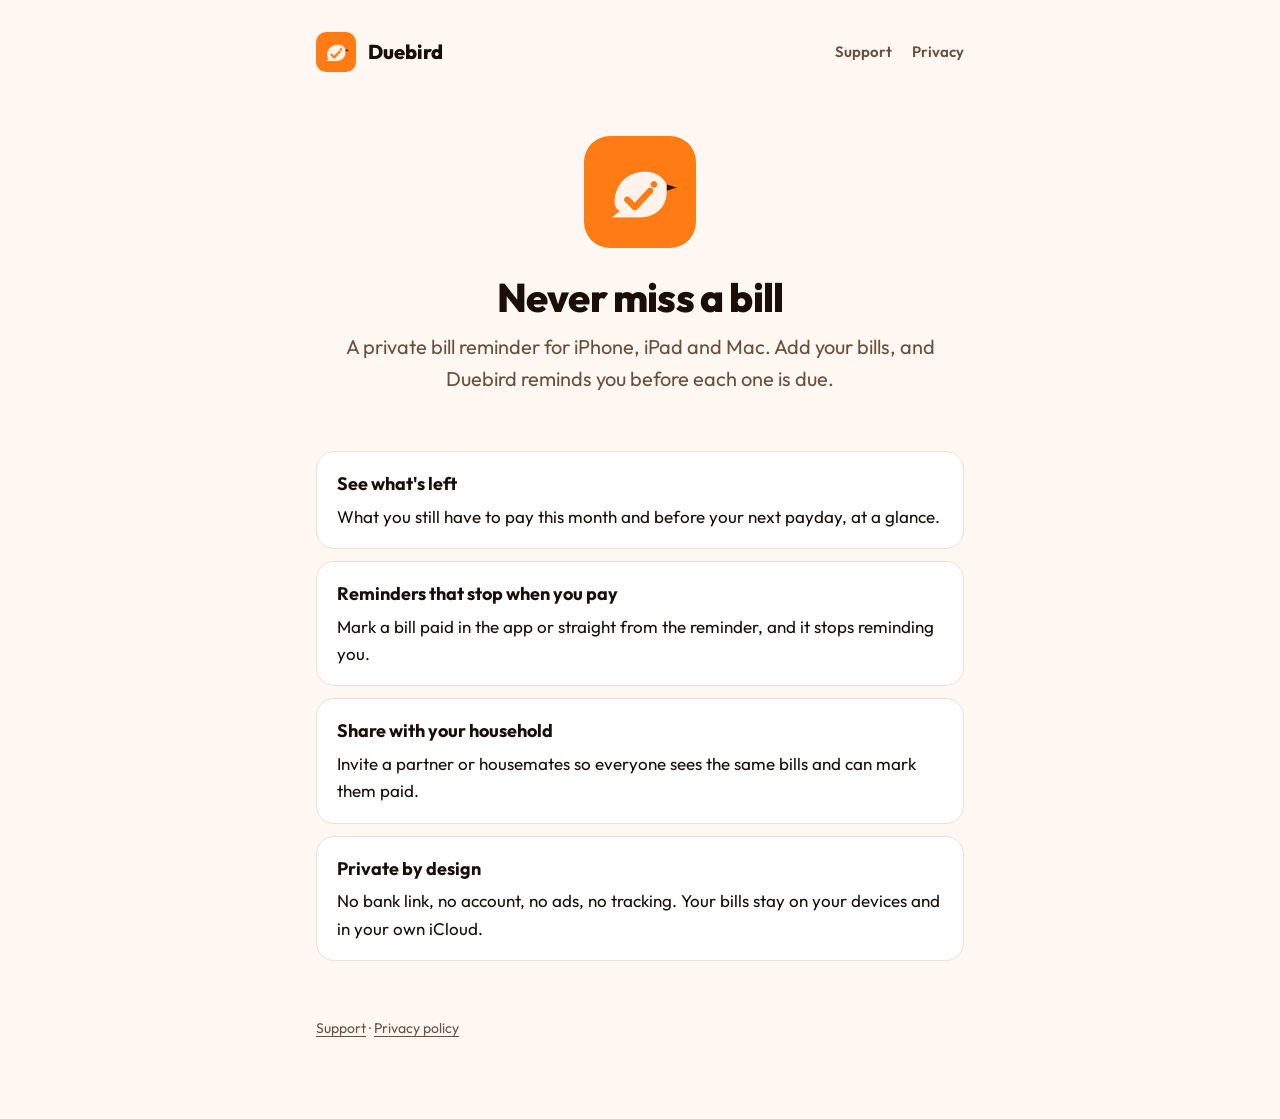
<file: index.html>
<!doctype html>
<html lang="en">
<head>
  <meta charset="utf-8">
  <meta name="viewport" content="width=device-width, initial-scale=1">
  <title>Duebird: Bill Reminder</title>
  <meta name="description" content="A private bill reminder for iPhone, iPad and Mac. No bank link, no account, no tracking.">
  <link rel="icon" href="assets/favicon.png">
  <link rel="apple-touch-icon" href="assets/icon.png">
  <link rel="stylesheet" href="assets/style.css">
</head>
<body>
<main>
  <header class="site">
    <a href="./"><img src="assets/icon.png" alt=""><span>Duebird</span></a>
    <nav><a href="support/">Support</a><a href="privacy/">Privacy</a></nav>
  </header>

  <section class="hero">
    <img src="assets/icon.png" alt="Duebird app icon">
    <h1>Never miss a bill</h1>
    <p class="lead">A private bill reminder for iPhone, iPad and Mac. Add your bills, and Duebird reminds you before each one is due.</p>
  </section>

  <div class="cards">
    <div class="card">
      <h3>See what's left</h3>
      <p>What you still have to pay this month and before your next payday, at a glance.</p>
    </div>
    <div class="card">
      <h3>Reminders that stop when you pay</h3>
      <p>Mark a bill paid in the app or straight from the reminder, and it stops reminding you.</p>
    </div>
    <div class="card">
      <h3>Share with your household</h3>
      <p>Invite a partner or housemates so everyone sees the same bills and can mark them paid.</p>
    </div>
    <div class="card">
      <h3>Private by design</h3>
      <p>No bank link, no account, no ads, no tracking. Your bills stay on your devices and in your own iCloud.</p>
    </div>
  </div>

  <footer>
    <p><a href="support/">Support</a> · <a href="privacy/">Privacy policy</a></p>
  </footer>
</main>
</body>
</html>
</file>
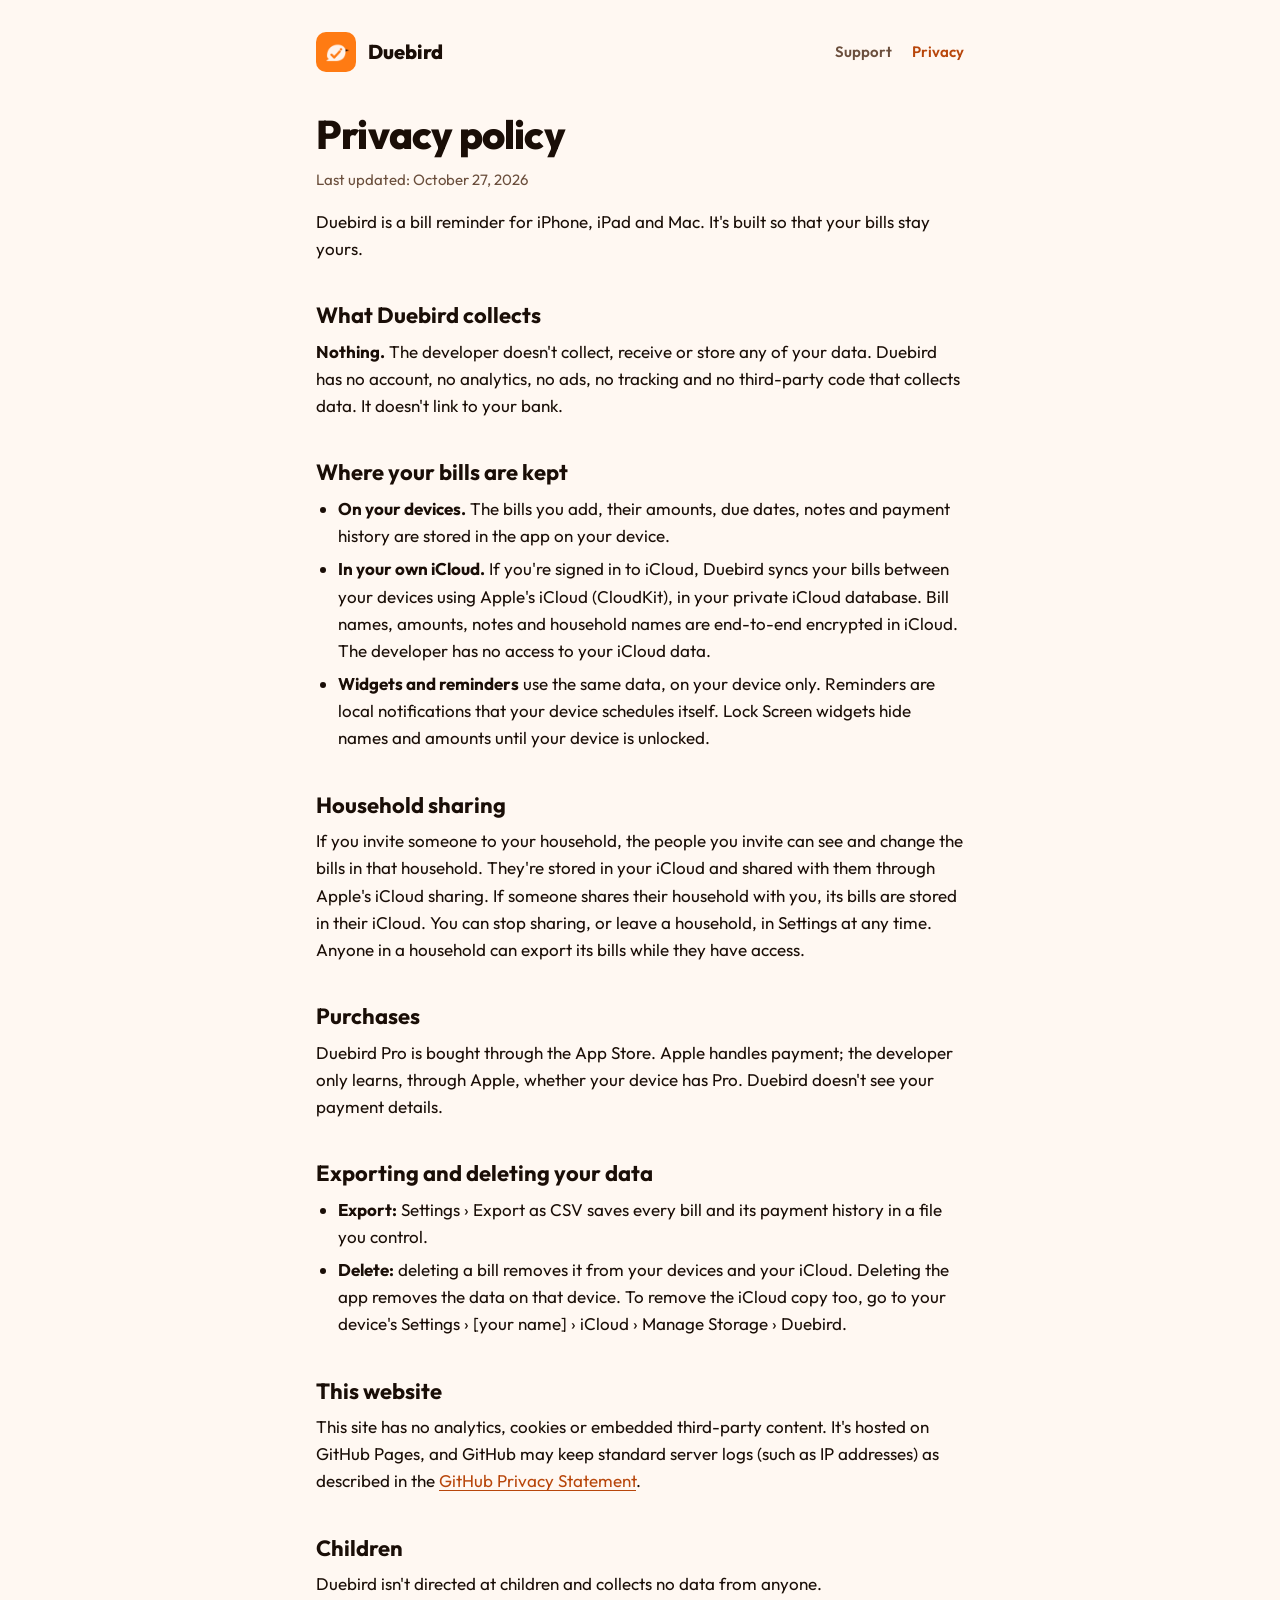
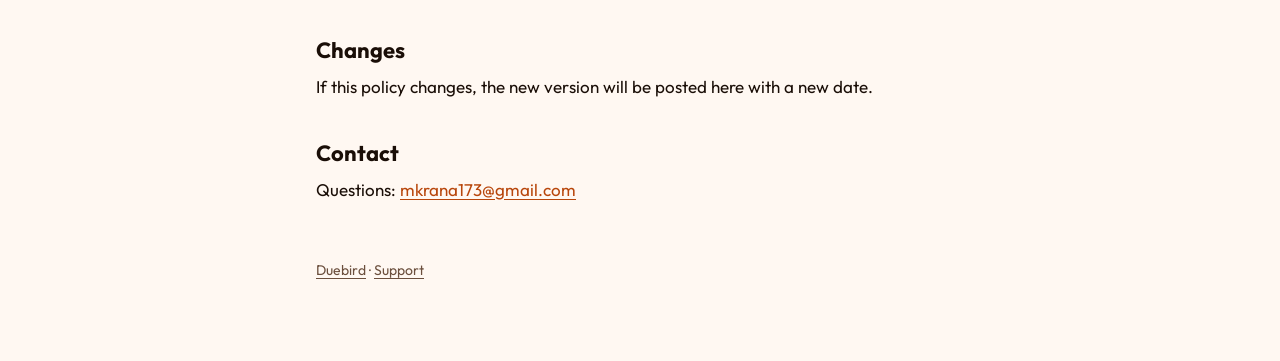
<file: privacy/index.html>
<!doctype html>
<html lang="en">
<head>
  <meta charset="utf-8">
  <meta name="viewport" content="width=device-width, initial-scale=1">
  <title>Duebird Privacy Policy</title>
  <meta name="description" content="Duebird collects no data. Your bills stay on your devices and in your own iCloud.">
  <link rel="icon" href="../assets/favicon.png">
  <link rel="apple-touch-icon" href="../assets/icon.png">
  <link rel="stylesheet" href="../assets/style.css">
</head>
<body>
<main>
  <header class="site">
    <a href="../"><img src="../assets/icon.png" alt=""><span>Duebird</span></a>
    <nav><a href="../support/">Support</a><a href="./" aria-current="page">Privacy</a></nav>
  </header>

  <h1>Privacy policy</h1>
  <p class="updated">Last updated: October 27, 2026</p>
  <p>Duebird is a bill reminder for iPhone, iPad and Mac. It's built so that your bills stay yours.</p>

  <h2>What Duebird collects</h2>
  <p><strong>Nothing.</strong> The developer doesn't collect, receive or store any of your data. Duebird has no account, no analytics, no ads, no tracking and no third-party code that collects data. It doesn't link to your bank.</p>

  <h2>Where your bills are kept</h2>
  <ul>
    <li><strong>On your devices.</strong> The bills you add, their amounts, due dates, notes and payment history are stored in the app on your device.</li>
    <li><strong>In your own iCloud.</strong> If you're signed in to iCloud, Duebird syncs your bills between your devices using Apple's iCloud (CloudKit), in your private iCloud database. Bill names, amounts, notes and household names are end-to-end encrypted in iCloud. The developer has no access to your iCloud data.</li>
    <li><strong>Widgets and reminders</strong> use the same data, on your device only. Reminders are local notifications that your device schedules itself. Lock Screen widgets hide names and amounts until your device is unlocked.</li>
  </ul>

  <h2>Household sharing</h2>
  <p>If you invite someone to your household, the people you invite can see and change the bills in that household. They're stored in your iCloud and shared with them through Apple's iCloud sharing. If someone shares their household with you, its bills are stored in their iCloud. You can stop sharing, or leave a household, in Settings at any time. Anyone in a household can export its bills while they have access.</p>

  <h2>Purchases</h2>
  <p>Duebird Pro is bought through the App Store. Apple handles payment; the developer only learns, through Apple, whether your device has Pro. Duebird doesn't see your payment details.</p>

  <h2>Exporting and deleting your data</h2>
  <ul>
    <li><strong>Export:</strong> Settings › Export as CSV saves every bill and its payment history in a file you control.</li>
    <li><strong>Delete:</strong> deleting a bill removes it from your devices and your iCloud. Deleting the app removes the data on that device. To remove the iCloud copy too, go to your device's Settings › [your name] › iCloud › Manage Storage › Duebird.</li>
  </ul>

  <h2>This website</h2>
  <p>This site has no analytics, cookies or embedded third-party content. It's hosted on GitHub Pages, and GitHub may keep standard server logs (such as IP addresses) as described in the <a href="https://docs.github.com/en/site-policy/privacy-policies/github-general-privacy-statement">GitHub Privacy Statement</a>.</p>

  <h2>Children</h2>
  <p>Duebird isn't directed at children and collects no data from anyone.</p>

  <h2>Changes</h2>
  <p>If this policy changes, the new version will be posted here with a new date.</p>

  <h2>Contact</h2>
  <p>Questions: <a href="mailto:mkrana173@gmail.com">mkrana173@gmail.com</a></p>

  <footer>
    <p><a href="../">Duebird</a> · <a href="../support/">Support</a></p>
  </footer>
</main>
</body>
</html>
</file>
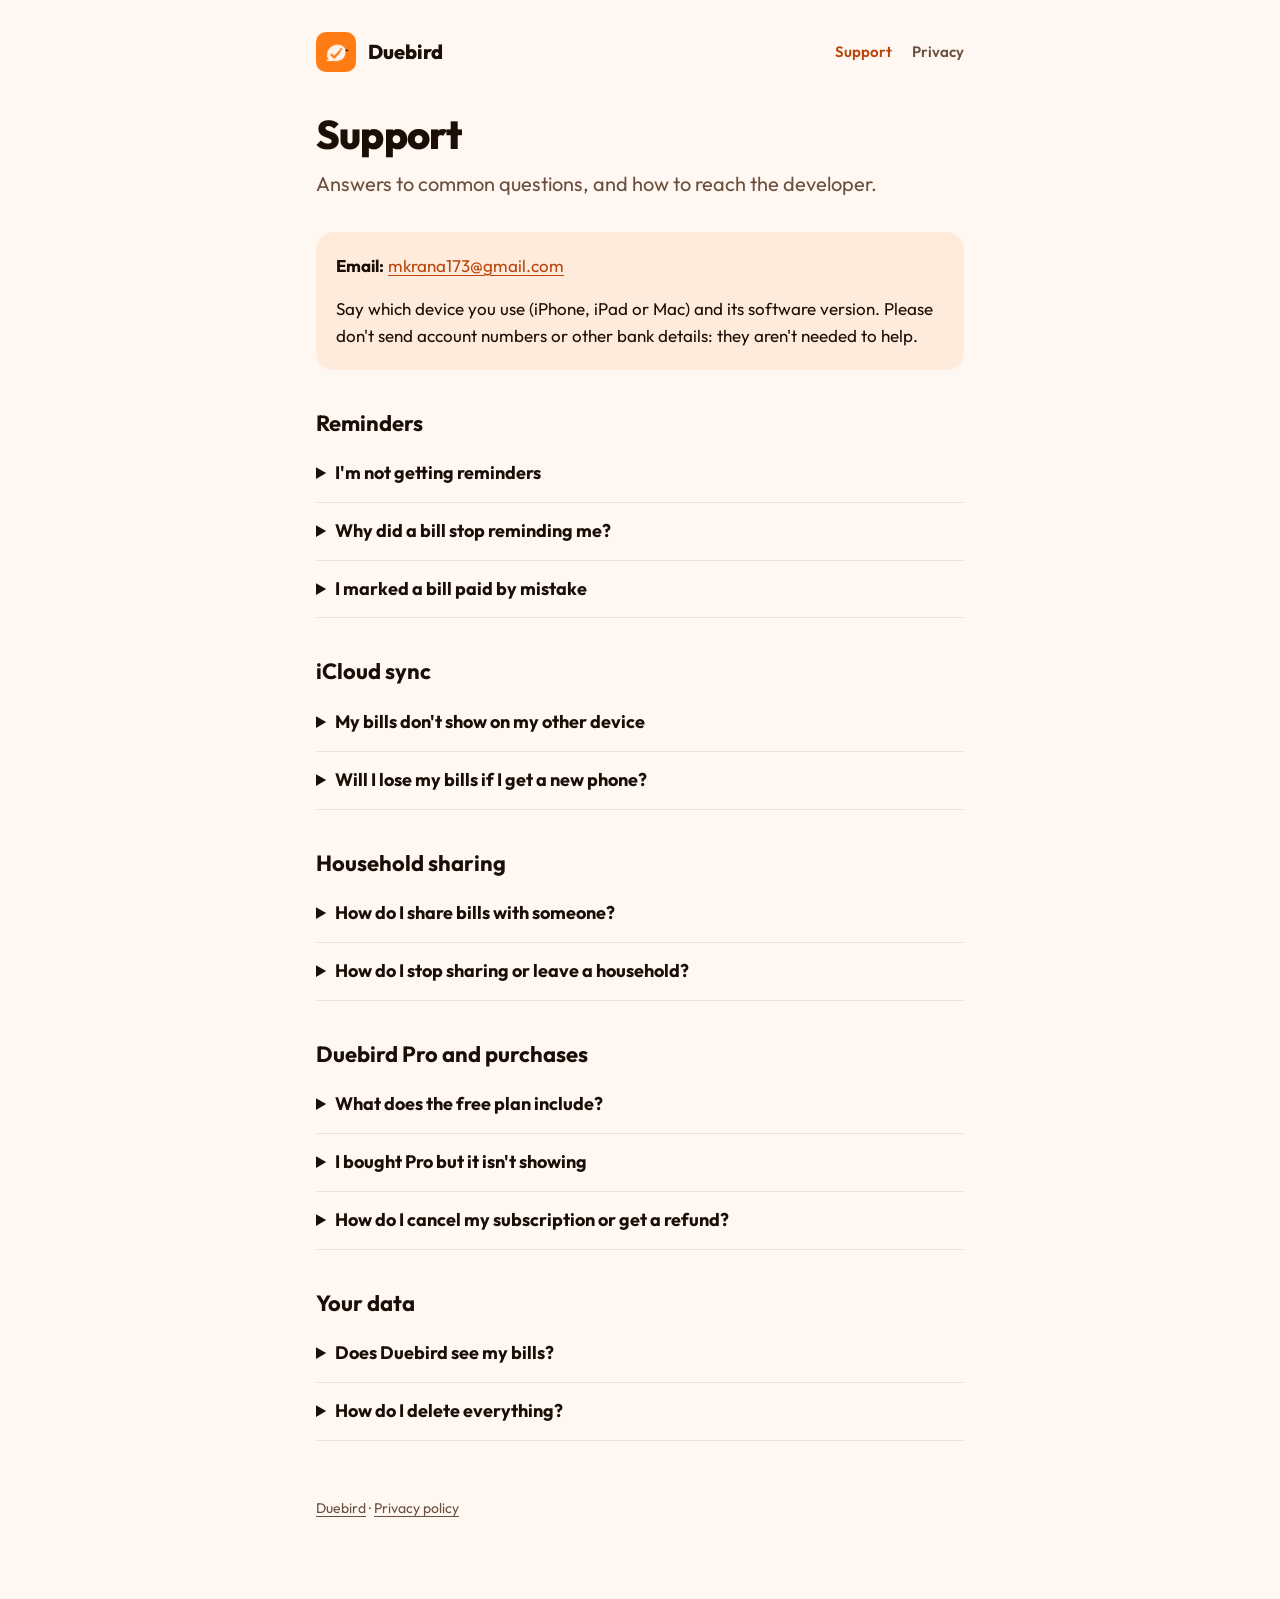
<file: support/index.html>
<!doctype html>
<html lang="en">
<head>
  <meta charset="utf-8">
  <meta name="viewport" content="width=device-width, initial-scale=1">
  <title>Duebird Support</title>
  <meta name="description" content="Help with Duebird: reminders, iCloud sync, household sharing and purchases.">
  <link rel="icon" href="../assets/favicon.png">
  <link rel="apple-touch-icon" href="../assets/icon.png">
  <link rel="stylesheet" href="../assets/style.css">
</head>
<body>
<main>
  <header class="site">
    <a href="../"><img src="../assets/icon.png" alt=""><span>Duebird</span></a>
    <nav><a href="./" aria-current="page">Support</a><a href="../privacy/">Privacy</a></nav>
  </header>

  <h1>Support</h1>
  <p class="lead">Answers to common questions, and how to reach the developer.</p>

  <div class="contact">
    <p><strong>Email:</strong> <a href="mailto:mkrana173@gmail.com?subject=Duebird%20support">mkrana173@gmail.com</a></p>
    <p>Say which device you use (iPhone, iPad or Mac) and its software version. Please don't send account numbers or other bank details: they aren't needed to help.</p>
  </div>

  <h2>Reminders</h2>
  <details>
    <summary>I'm not getting reminders</summary>
    <p>If notifications are off, Duebird shows "Reminders are off" at the top of Upcoming. Tap Turn On, or allow notifications for Duebird in your device's Settings › Notifications. Then check the bill itself: each bill has its own reminder days and time, set when you add or edit it.</p>
  </details>
  <details>
    <summary>Why did a bill stop reminding me?</summary>
    <p>Duebird only reminds you about bills that aren't paid. Once you mark a bill paid, in the app or from the reminder, its reminders for that due date stop.</p>
  </details>
  <details>
    <summary>I marked a bill paid by mistake</summary>
    <p>Tap Undo in the bar that appears, or tap the bill's circle again to mark it unpaid.</p>
  </details>

  <h2>iCloud sync</h2>
  <details>
    <summary>My bills don't show on my other device</summary>
    <ul>
      <li>Sign in to iCloud with the same Apple Account on each device.</li>
      <li>Check Settings › iCloud sync in Duebird: it shows whether iCloud is working and when it last synced.</li>
      <li>Give it a minute on a working connection, with Duebird open on both devices.</li>
    </ul>
  </details>
  <details>
    <summary>Will I lose my bills if I get a new phone?</summary>
    <p>Not if you use iCloud. Install Duebird on the new device, sign in with the same Apple Account, and your bills come back. You can also keep your own copy with Settings › Export as CSV.</p>
  </details>

  <h2>Household sharing</h2>
  <details>
    <summary>How do I share bills with someone?</summary>
    <p>Go to Settings › Household › Invite someone to share bills, and send the invite with Messages, Mail or a link. Everyone in a household sees the same bills and can mark them paid. Inviting people needs Duebird Pro; joining someone else's household is free.</p>
  </details>
  <details>
    <summary>How do I stop sharing or leave a household?</summary>
    <p>In Settings › Household. If you stop sharing your household, the others lose access and you keep all the bills. If you leave someone else's household, its bills disappear from your devices and the others keep them.</p>
  </details>

  <h2>Duebird Pro and purchases</h2>
  <details>
    <summary>What does the free plan include?</summary>
    <p>Up to 15 bills of your own, with reminders, widgets and iCloud sync. Pro adds unlimited bills and inviting people to your household. If you go over 15 bills or Pro ends, your existing bills keep working: nothing is hidden or deleted.</p>
  </details>
  <details>
    <summary>I bought Pro but it isn't showing</summary>
    <p>Open Settings, tap the Duebird Pro card, then tap Restore Purchases. Use the same Apple Account you bought it with. Pro is shared with your Family Sharing group.</p>
  </details>
  <details>
    <summary>How do I cancel my subscription or get a refund?</summary>
    <p>Subscriptions are handled by Apple. Cancel in your device's Settings › [your name] › Subscriptions, at least 24 hours before it renews. For a refund, go to <a href="https://reportaproblem.apple.com">reportaproblem.apple.com</a>.</p>
  </details>

  <h2>Your data</h2>
  <details>
    <summary>Does Duebird see my bills?</summary>
    <p>No. There's no account and no server: your bills stay on your devices and in your own iCloud, where names, amounts and notes are end-to-end encrypted. See the <a href="../privacy/">privacy policy</a>.</p>
  </details>
  <details>
    <summary>How do I delete everything?</summary>
    <p>Delete the bills in the app, or delete the app. To remove the iCloud copy too, go to your device's Settings › [your name] › iCloud › Manage Storage › Duebird.</p>
  </details>

  <footer>
    <p><a href="../">Duebird</a> · <a href="../privacy/">Privacy policy</a></p>
  </footer>
</main>
</body>
</html>
</file>
<file: assets/style.css>
@font-face {
  font-family: "Outfit";
  src: url("Outfit-Variable.ttf") format("truetype");
  font-weight: 100 900;
  font-display: swap;
}

/* Ember, the app's default theme. Light mode uses darker oranges so text stays readable on white. */
:root {
  --bg: #FFF8F2;
  --surface: #FFFFFF;
  --line: #F0DFD2;
  --ink: #1A0E07;
  --muted: #6B4F3D;
  --accent: #B8460B;
  --accent-tint: #FFEBDC;
}
@media (prefers-color-scheme: dark) {
  :root {
    --bg: #140B06;
    --surface: #22140C;
    --line: #3A2618;
    --ink: #FFF3EA;
    --muted: #C9A994;
    --accent: #FF7A1A;
    --accent-tint: #3D2112;
  }
}

* { box-sizing: border-box; }
html { -webkit-text-size-adjust: 100%; }
body {
  margin: 0;
  background: var(--bg);
  color: var(--ink);
  font: 17px/1.6 "Outfit", -apple-system, BlinkMacSystemFont, "Segoe UI", sans-serif;
}
main { max-width: 680px; margin: 0 auto; padding: 32px 16px 64px; }

header.site { display: flex; align-items: center; gap: 12px; margin-bottom: 40px; }
header.site a { display: flex; align-items: center; gap: 12px; color: var(--ink); text-decoration: none; }
header.site img { width: 40px; height: 40px; border-radius: 10px; }
header.site span { font-weight: 800; font-size: 20px; }
header.site nav { margin-left: auto; display: flex; gap: 20px; }
header.site nav a { color: var(--muted); font-weight: 600; font-size: 15px; }
header.site nav a[aria-current="page"] { color: var(--accent); }

h1 { font-size: 40px; line-height: 1.1; font-weight: 800; margin: 0 0 12px; letter-spacing: -0.02em; }
h2 { font-size: 22px; line-height: 1.25; font-weight: 700; margin: 40px 0 8px; }
h3 { font-size: 18px; font-weight: 700; margin: 0 0 4px; }
p, ul { margin: 0 0 16px; }
ul { padding-left: 22px; }
li { margin-bottom: 6px; }
a { color: var(--accent); text-underline-offset: 3px; }
strong { font-weight: 700; }
.lead { font-size: 20px; color: var(--muted); }
.updated { color: var(--muted); font-size: 15px; }

.hero { text-align: center; padding: 24px 0 8px; }
.hero img { width: 112px; height: 112px; border-radius: 26px; margin-bottom: 20px; }

.cards { display: grid; gap: 12px; margin: 32px 0; }
.card {
  background: var(--surface);
  border: 1px solid var(--line);
  border-radius: 18px;
  padding: 18px 20px;
}
.card p:last-child { margin-bottom: 0; }

.contact {
  background: var(--accent-tint);
  border-radius: 18px;
  padding: 20px;
  margin: 32px 0;
}
.contact p:last-child { margin-bottom: 0; }

details { border-bottom: 1px solid var(--line); padding: 14px 0; }
details summary { cursor: pointer; font-weight: 700; font-size: 18px; }
details[open] summary { margin-bottom: 8px; }
details p:last-child, details ul:last-child { margin-bottom: 0; }

footer { margin-top: 56px; color: var(--muted); font-size: 14px; }
footer a { color: var(--muted); }

@media (max-width: 480px) {
  h1 { font-size: 32px; }
  header.site nav { gap: 14px; }
}
</file>
